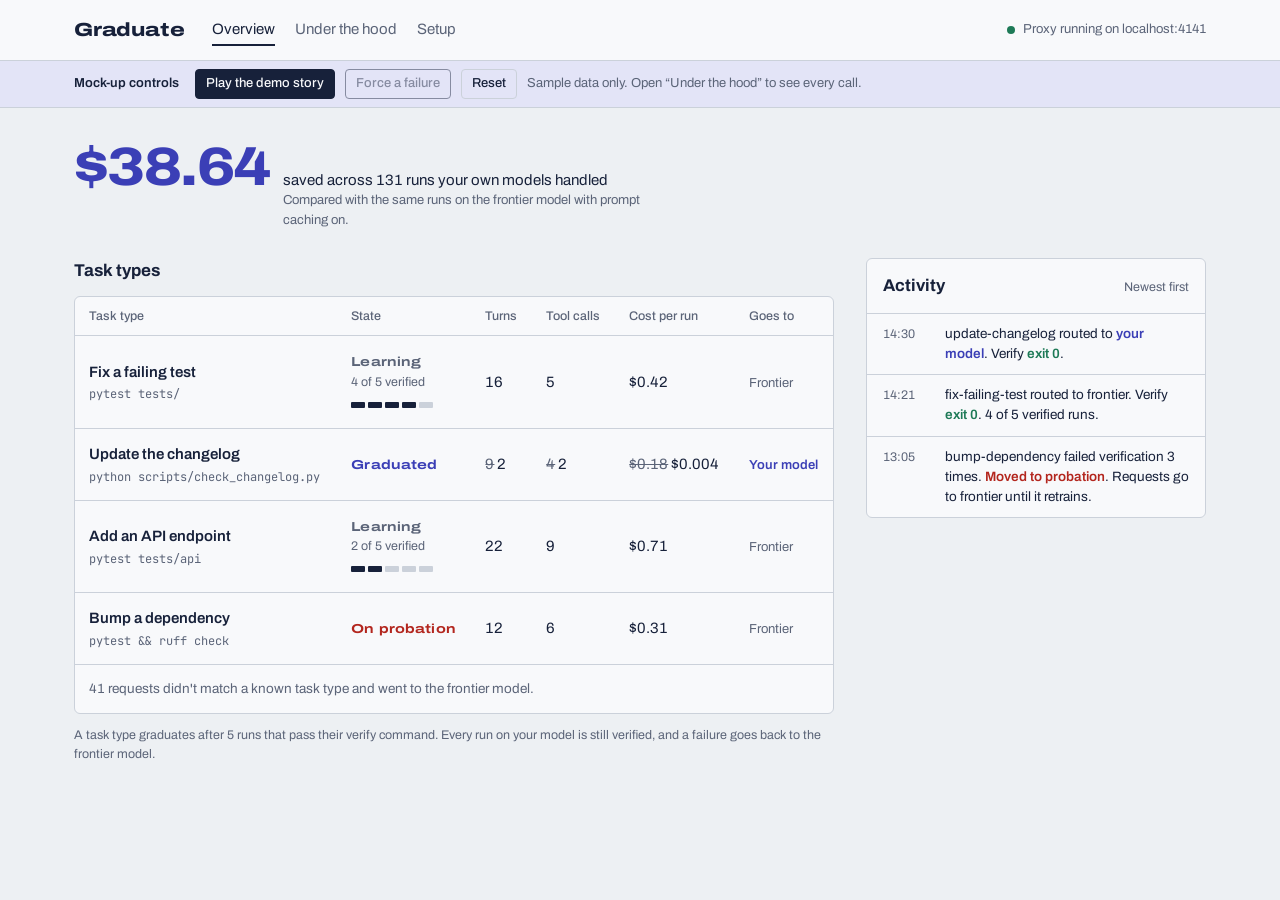
<file: mock-up/index.html>
<!doctype html>
<html lang="en">
<head>
<meta charset="utf-8">
<meta name="viewport" content="width=device-width, initial-scale=1">
<title>Graduate mock-up</title>
<link rel="preconnect" href="https://fonts.googleapis.com">
<link rel="preconnect" href="https://fonts.gstatic.com" crossorigin>
<link href="https://fonts.googleapis.com/css2?family=Archivo:wdth,wght@62..125,400..800&family=JetBrains+Mono:wght@400;500&display=swap" rel="stylesheet">
<style>
:root {
  --paper: #EDF0F3;
  --sheet: #F8F9FB;
  --ink: #17213A;
  --muted: #5B6478;
  --rule: #CBD1DA;
  --owned: #3B3FB6;
  --owned-wash: #E3E4F7;
  --rented: #98A1B0;
  --pass: #1E7A57;
  --fail: #B3261E;
  --warn: #9A5F00;
  --focus: #3B3FB6;
  color-scheme: light;
}
@media (prefers-color-scheme: dark) {
  :root:not([data-theme="light"]) {
    --paper: #10151F; --sheet: #171E2B; --ink: #E6E9EF; --muted: #9AA3B4; --rule: #2A3345;
    --owned: #9A9DFF; --owned-wash: #232852; --rented: #5C6678; --pass: #4CC08E; --fail: #FF7A6E; --warn: #E0A840;
    --focus: #9A9DFF; color-scheme: dark;
  }
}
:root[data-theme="dark"] {
  --paper: #10151F; --sheet: #171E2B; --ink: #E6E9EF; --muted: #9AA3B4; --rule: #2A3345;
  --owned: #9A9DFF; --owned-wash: #232852; --rented: #5C6678; --pass: #4CC08E; --fail: #FF7A6E; --warn: #E0A840;
  --focus: #9A9DFF; color-scheme: dark;
}

* { box-sizing: border-box; }
html { -webkit-text-size-adjust: 100%; }
body {
  margin: 0; background: var(--paper); color: var(--ink);
  font: 400 15px/1.5 "Archivo", system-ui, sans-serif;
  font-variant-numeric: tabular-nums;
}
a { color: inherit; }
button { font: inherit; color: inherit; }
:focus-visible { outline: 2px solid var(--focus); outline-offset: 2px; }
code, pre { font-family: "JetBrains Mono", ui-monospace, monospace; font-size: 13px; }

.wrap { max-width: 1180px; margin: 0 auto; padding: 0 24px; }
@media (max-width: 640px) { .wrap { padding: 0 16px; } }

header.top { border-bottom: 1px solid var(--rule); background: var(--sheet); }
header.top .wrap { display: flex; align-items: center; gap: 28px; min-height: 60px; flex-wrap: wrap; }
.brand { font-weight: 800; font-stretch: 125%; font-size: 19px; letter-spacing: -0.01em; text-decoration: none; }
nav.primary { display: flex; gap: 20px; }
nav.primary a { text-decoration: none; color: var(--muted); padding: 4px 0; border-bottom: 2px solid transparent; }
nav.primary a[aria-current="page"] { color: var(--ink); border-color: var(--ink); }
.proxy { margin-left: auto; color: var(--muted); font-size: 13px; display: flex; align-items: center; gap: 8px; }
.dot { width: 8px; height: 8px; border-radius: 50%; background: var(--pass); display: inline-block; }

.mockbar { background: var(--owned-wash); border-bottom: 1px solid var(--rule); font-size: 13px; }
.mockbar .wrap { display: flex; gap: 10px; align-items: center; flex-wrap: wrap; padding-top: 8px; padding-bottom: 8px; }
.mockbar strong { font-weight: 600; margin-right: 6px; }
.btn {
  border: 1px solid var(--ink); background: transparent; padding: 7px 14px; border-radius: 4px; cursor: pointer;
  font-weight: 500;
}
.btn.primary { background: var(--ink); color: var(--sheet); }
.btn.owned { background: var(--owned); border-color: var(--owned); color: #fff; }
.btn.quiet { border-color: var(--rule); }
.btn:disabled { opacity: .45; cursor: not-allowed; }
.btn.sm { padding: 4px 10px; font-size: 13px; }

main { padding: 32px 0 64px; }
h1 { font-size: 30px; line-height: 1.15; font-weight: 700; margin: 0 0 6px; letter-spacing: -0.015em; }
h2 { font-size: 17px; font-weight: 700; margin: 0 0 12px; }
.lede { color: var(--muted); margin: 0; max-width: 64ch; }

.savings { display: flex; align-items: baseline; gap: 14px; flex-wrap: wrap; margin-bottom: 28px; }
.savings .amount { font-size: 54px; font-weight: 800; font-stretch: 112%; letter-spacing: -0.03em; line-height: 1; color: var(--owned); }
.savings .what { max-width: 40ch; }
.savings .what small { display: block; color: var(--muted); font-size: 13px; }

.cols { display: grid; grid-template-columns: minmax(0, 1fr) 340px; gap: 32px; align-items: start; }
@media (max-width: 960px) { .cols { grid-template-columns: minmax(0, 1fr); } }

.sheet { background: var(--sheet); border: 1px solid var(--rule); border-radius: 6px; }

.roster { width: 100%; border-collapse: collapse; }
.roster th { text-align: left; font-weight: 500; font-size: 12.5px; color: var(--muted); padding: 10px 14px; border-bottom: 1px solid var(--rule); }
.roster td { padding: 14px; border-bottom: 1px solid var(--rule); vertical-align: middle; }
.roster tr:last-child td { border-bottom: 0; }
.roster tbody tr { cursor: pointer; }
.roster tbody tr:hover td { background: color-mix(in srgb, var(--owned-wash) 45%, transparent); }
.roster .name a { font-weight: 600; text-decoration: none; }
.roster .name code { display: block; color: var(--muted); font-size: 12px; margin-top: 2px; }
.roster .num { white-space: nowrap; }
.roster .num s { color: var(--muted); text-decoration-thickness: 1px; }
.roster .route { font-size: 13px; color: var(--muted); white-space: nowrap; }
.roster .route.owned { color: var(--owned); font-weight: 600; }
.unclassified td { color: var(--muted); font-size: 13.5px; cursor: default; }
@media (max-width: 720px) {
  .roster thead { display: none; }
  .roster, .roster tbody, .roster tr, .roster td { display: block; width: 100%; }
  .roster td { border: 0; padding: 4px 14px; }
  .roster tr { border-bottom: 1px solid var(--rule); padding: 10px 0; }
  .roster td[data-label]::before { content: attr(data-label) ": "; color: var(--muted); font-size: 12.5px; }
}

.state { font-stretch: 125%; font-weight: 700; font-size: 13px; letter-spacing: 0.01em; }
.state.LEARNING { color: var(--muted); }
.state.READY { color: var(--warn); }
.state.TRAINING { color: var(--owned); }
.state.GRADUATED { color: var(--owned); }
.state.PROBATION { color: var(--fail); }
.pips { display: inline-flex; gap: 3px; margin-top: 5px; }
.pips i { width: 14px; height: 6px; border-radius: 1px; background: var(--rule); }
.pips i.on { background: var(--ink); }
.trainbar { height: 6px; width: 90px; background: var(--rule); border-radius: 1px; margin-top: 6px; overflow: hidden; }
.trainbar b { display: block; height: 100%; background: var(--owned); width: 0; transition: width .4s linear; }

.log { max-height: 560px; overflow: auto; }
.log ol { list-style: none; margin: 0; padding: 0; }
.log li { padding: 10px 16px; border-bottom: 1px solid var(--rule); font-size: 13.5px; display: grid; grid-template-columns: 52px 1fr; gap: 10px; }
.log li:last-child { border-bottom: 0; }
.log time { color: var(--muted); font-size: 12.5px; padding-top: 1px; }
.log .pass { color: var(--pass); font-weight: 600; }
.log .fail { color: var(--fail); font-weight: 600; }
.log .owned { color: var(--owned); font-weight: 600; }
.log .fresh { animation: fresh 1.6s ease-out; }
@keyframes fresh { from { background: var(--owned-wash); } to { background: transparent; } }
.log header { padding: 14px 16px; border-bottom: 1px solid var(--rule); display: flex; justify-content: space-between; align-items: baseline; }
.log header h2 { margin: 0; }
.log header span { color: var(--muted); font-size: 12.5px; }

.banner { display: flex; gap: 16px; align-items: center; justify-content: space-between; flex-wrap: wrap; padding: 14px 18px; margin-bottom: 20px; border: 1px solid var(--warn); border-left-width: 4px; border-radius: 6px; background: var(--sheet); }
.banner p { margin: 0; }

.detail-head { display: flex; gap: 24px; align-items: flex-start; justify-content: space-between; flex-wrap: wrap; margin-bottom: 24px; position: relative; }
.back { display: inline-block; margin-bottom: 14px; color: var(--muted); text-decoration: none; font-size: 14px; }
.back:hover { color: var(--ink); }

.stamp {
  display: inline-block; border: 3px double var(--owned); color: var(--owned); border-radius: 6px;
  padding: 6px 16px 4px; font-weight: 800; font-stretch: 125%; font-size: 26px; letter-spacing: 0.02em;
  transform: rotate(-6deg); opacity: .92; line-height: 1.1; text-align: center;
}
.stamp small { display: block; font-size: 11px; font-weight: 600; letter-spacing: 0.04em; font-stretch: 100%; }
.stamp.probation { border-color: var(--fail); color: var(--fail); }
.stamp.land { animation: land .5s cubic-bezier(.2, 1.6, .4, 1) both; }
@keyframes land { from { transform: rotate(-14deg) scale(1.9); opacity: 0; } to { transform: rotate(-6deg) scale(1); opacity: .92; } }

.lifecycle { display: grid; grid-template-columns: repeat(5, 1fr); margin: 0 0 28px; padding: 0; list-style: none; counter-reset: step; }
.lifecycle li { padding: 12px 12px 10px; border-top: 4px solid var(--rule); font-size: 13px; color: var(--muted); }
.lifecycle li b { display: block; font-stretch: 125%; font-size: 13px; color: var(--muted); }
.lifecycle li.done { border-color: var(--ink); }
.lifecycle li.done b { color: var(--ink); }
.lifecycle li.now { border-color: var(--owned); }
.lifecycle li.now b { color: var(--owned); }
.lifecycle li.now.PROBATION { border-color: var(--fail); }
.lifecycle li.now.PROBATION b { color: var(--fail); }
@media (max-width: 720px) { .lifecycle { grid-template-columns: 1fr; } }

.grid2 { display: grid; grid-template-columns: minmax(0, 1fr) minmax(0, 1fr); gap: 24px; margin-bottom: 24px; }
@media (max-width: 860px) { .grid2 { grid-template-columns: minmax(0, 1fr); } }
.pad { padding: 18px 20px; }

.compare { display: grid; gap: 16px; }
.metric .label { display: flex; justify-content: space-between; font-size: 13.5px; margin-bottom: 6px; }
.metric .label span:last-child { color: var(--muted); }
.bar { display: grid; grid-template-columns: 78px 1fr 64px; align-items: center; gap: 10px; font-size: 12.5px; margin-top: 4px; }
.bar .track { height: 12px; background: color-mix(in srgb, var(--rule) 50%, transparent); border-radius: 2px; overflow: hidden; }
.bar .fill { height: 100%; border-radius: 2px; }
.bar.rented .fill { background: var(--rented); }
.bar.owned .fill { background: var(--owned); }
.bar .v { text-align: right; }
.note { color: var(--muted); font-size: 12.5px; margin: 12px 0 0; }

dl.facts { display: grid; grid-template-columns: auto 1fr; gap: 8px 18px; margin: 0; font-size: 14px; }
dl.facts dt { color: var(--muted); }
dl.facts dd { margin: 0; }
.actions { display: flex; gap: 10px; flex-wrap: wrap; margin-top: 18px; }

table.runs { width: 100%; border-collapse: collapse; font-size: 13.5px; }
table.runs th { text-align: left; font-weight: 500; color: var(--muted); font-size: 12.5px; padding: 9px 12px; border-bottom: 1px solid var(--rule); }
table.runs td { padding: 9px 12px; border-bottom: 1px solid var(--rule); }
table.runs tr:last-child td { border-bottom: 0; }
.exit0 { color: var(--pass); font-weight: 600; }
.exit1 { color: var(--fail); font-weight: 600; }
.tbl-scroll { overflow-x: auto; }

.consent { max-width: 780px; }
.consent h1 { margin-bottom: 10px; }
.consent section { margin-top: 22px; }
.consent ul { margin: 0; padding-left: 18px; }
.consent li { margin: 3px 0; }
pre.sample { background: var(--paper); border: 1px solid var(--rule); border-radius: 4px; padding: 14px; overflow: auto; line-height: 1.45; margin: 0; }

.setup { max-width: 820px; }
.tabs { display: flex; gap: 4px; border-bottom: 1px solid var(--rule); margin: 22px 0 0; flex-wrap: wrap; }
.tabs button { background: none; border: 0; border-bottom: 2px solid transparent; padding: 8px 12px; cursor: pointer; color: var(--muted); }
.tabs button[aria-selected="true"] { color: var(--ink); border-color: var(--ink); font-weight: 600; }
.tabpanel { padding: 18px 0; }
pre.cmd { background: var(--ink); color: var(--sheet); padding: 14px 16px; border-radius: 4px; overflow: auto; margin: 8px 0; }
.check { display: flex; gap: 10px; align-items: baseline; margin: 8px 0; }
.check .ok { color: var(--pass); font-weight: 700; }
.check .no { color: var(--muted); font-weight: 700; }

.toast { position: fixed; bottom: 20px; left: 50%; transform: translateX(-50%); background: var(--ink); color: var(--sheet); padding: 10px 18px; border-radius: 4px; font-size: 14px; opacity: 0; pointer-events: none; transition: opacity .2s; }
.toast.show { opacity: 1; }


.honest { border-left: 4px solid var(--warn); background: var(--sheet); padding: 12px 16px; border-radius: 4px; margin: 16px 0 20px; max-width: 80ch; }
figure.arch { margin: 0 0 20px; padding: 16px 16px 12px; overflow-x: auto; }
figure.arch svg { display: block; width: 100%; min-width: 760px; height: auto; }
figure.arch figcaption { color: var(--muted); font-size: 13px; margin-top: 10px; }
.arch .node { cursor: pointer; }
.arch .node rect { fill: var(--sheet); stroke: var(--rented); stroke-width: 1.5; }
.arch .node.ext rect { stroke-dasharray: 6 4; fill: var(--paper); }
.arch .node text { fill: var(--ink); font-size: 13.5px; font-weight: 600; }
.arch .node text.sub { fill: var(--muted); font-size: 11.5px; font-weight: 400; }
.arch .node.sel rect { stroke: var(--ink); stroke-width: 2.5; }
.arch .node.on rect { fill: var(--owned-wash); stroke: var(--owned); stroke-width: 2.5; }
.arch .node:focus-visible { outline: none; }
.arch .node:focus-visible rect { stroke: var(--focus); stroke-width: 3; }
.arch .edge path { fill: none; stroke: var(--rented); stroke-width: 1.5; marker-end: url(#a); }
.arch .edge text { fill: var(--muted); font-size: 11px; paint-order: stroke; stroke: var(--sheet); stroke-width: 4px; stroke-linejoin: round; }
.arch .edge.on path { stroke: var(--owned); stroke-width: 3; marker-end: url(#b); }
.arch .edge.on text { fill: var(--owned); font-weight: 700; }
.arch marker path.a { fill: var(--rented); }
.arch marker path.b { fill: var(--owned); }
.detail { margin-bottom: 28px; }
.detail-top { display: flex; justify-content: space-between; align-items: baseline; gap: 12px; flex-wrap: wrap; }
.detail h2 { margin: 0; }
.detail h3 { font-size: 13.5px; margin: 14px 0 6px; color: var(--muted); font-weight: 600; }
.detail p { margin: 8px 0 0; max-width: 80ch; }
.where { font-weight: 400; font-size: 13px; color: var(--muted); margin-left: 8px; }
.badge { font-size: 12.5px; border: 1px solid var(--warn); color: var(--warn); border-radius: 3px; padding: 2px 8px; }
.badge a { color: inherit; }
ul.calls { margin: 0; padding-left: 18px; }
ul.calls li { margin: 4px 0; }
ul.calls code { white-space: pre-wrap; word-break: break-word; }
.risk { border-left: 3px solid var(--fail); padding-left: 10px; }
.sys-grid { display: grid; grid-template-columns: minmax(0, 1fr) minmax(0, 1fr); gap: 24px; margin-bottom: 28px; }
@media (max-width: 960px) { .sys-grid { grid-template-columns: minmax(0, 1fr); } }
.wire { max-height: 420px; overflow: auto; }
.wire ol { list-style: none; margin: 0; padding: 0; }
.wire li { display: grid; grid-template-columns: 64px minmax(0, 1fr); gap: 10px; padding: 10px 14px; border-bottom: 1px solid var(--rule); font-size: 13px; }
.wire li:last-child { border-bottom: 0; }
.wire li.fresh { animation: fresh 1.6s ease-out; }
.wire time { color: var(--muted); font-size: 12px; padding-top: 1px; }
.wire .who { font-weight: 600; margin-bottom: 3px; }
.wire .who a { color: var(--muted); font-weight: 400; font-size: 12px; margin-left: 4px; }
.wire code { display: block; white-space: pre-wrap; word-break: break-word; color: var(--owned); }
.wire .res { color: var(--muted); margin-top: 3px; word-break: break-word; }
.wire .empty { padding: 16px; margin: 0; color: var(--muted); }
pre.term { background: #0E1422; color: #D5DAE3; border-radius: 6px; padding: 14px 16px; height: 420px; overflow: auto; margin: 0; line-height: 1.55; white-space: pre-wrap; word-break: break-word; }
pre.term .c { color: #B9BCFF; }
pre.term .d { color: #9AA3B4; }
pre.term .p, pre.term .add { color: #4CC08E; }
pre.term .f, pre.term .del { color: #FF7A6E; }
pre.filebox { max-height: 320px; margin-top: 0; border-top-left-radius: 0; }
@media (prefers-reduced-motion: reduce) { .wire li.fresh { animation: none; } }

@media (prefers-reduced-motion: reduce) {
  .stamp.land, .log .fresh { animation: none; }
  .trainbar b { transition: none; }
}
</style>
</head>
<body>
<header class="top">
  <div class="wrap">
    <a class="brand" href="#/">Graduate</a>
    <nav class="primary" aria-label="Main">
      <a href="#/" data-nav="overview">Overview</a>
      <a href="#/system" data-nav="system">Under the hood</a>
      <a href="#/setup" data-nav="setup">Setup</a>
    </nav>
    <div class="proxy"><span class="dot" aria-hidden="true"></span>Proxy running on localhost:4141</div>
  </div>
</header>

<div class="mockbar" role="region" aria-label="Mock-up controls">
  <div class="wrap">
    <strong>Mock-up controls</strong>
    <button class="btn sm primary" id="play">Play the demo story</button>
    <button class="btn sm" id="fail" disabled>Force a failure</button>
    <button class="btn sm quiet" id="reset">Reset</button>
    <span id="storyhint" style="color:var(--muted)">Sample data only. Open “Under the hood” to see every call.</span>
  </div>
</div>

<main><div class="wrap" id="app"></div></main>
<div class="toast" id="toast" role="status" aria-live="polite"></div>

<script>
const N = 5;
const STATES = ["LEARNING", "READY", "TRAINING", "GRADUATED", "PROBATION"];
const STATE_TEXT = { LEARNING: "Learning", READY: "Ready to train", TRAINING: "Training", GRADUATED: "Graduated", PROBATION: "On probation" };
const FAIL_LIMIT = 3;

function seed() {
  return {
    savedUsd: 38.64, routedRuns: 131, unclassified: 41,
    awaitingConsent: false, story: 0,
    tasks: {
      "fix-failing-test": {
        title: "Fix a failing test", state: "LEARNING", verified: 4, failed: 1, consent: false,
        verify: "pytest tests/", trainPct: 0,
        baseline: { turns: 16, tools: 5, cost: 0.42, secs: 94 }, current: null,
        model: null, trainedOn: 0, sinceGrad: 0, failsSinceGrad: 0,
        runs: [
          { t: "14:21", req: "Fix failing test in module_4", to: "frontier", turns: 15, tools: 5, cost: 0.40, exit: 0 },
          { t: "14:09", req: "Fix failing test in module_3", to: "frontier", turns: 17, tools: 6, cost: 0.45, exit: 0 },
          { t: "13:58", req: "Fix failing test in module_7", to: "frontier", turns: 19, tools: 7, cost: 0.51, exit: 1 },
          { t: "13:40", req: "Fix failing test in module_2", to: "frontier", turns: 16, tools: 5, cost: 0.42, exit: 0 },
          { t: "13:22", req: "Fix failing test in module_1", to: "frontier", turns: 16, tools: 4, cost: 0.41, exit: 0 },
        ],
      },
      "update-changelog": {
        title: "Update the changelog", state: "GRADUATED", verified: 6, failed: 0, consent: true,
        verify: "python scripts/check_changelog.py", trainPct: 100,
        baseline: { turns: 9, tools: 4, cost: 0.18, secs: 41 }, current: { turns: 2, tools: 2, cost: 0.004, secs: 6 },
        model: "river://run-4c1e/sampler_weights/update-changelog-v1", trainedOn: 6, sinceGrad: 23, failsSinceGrad: 0, graduatedAt: "Sat 21:40",
        runs: [
          { t: "14:30", req: "Add 0.4.2 entry", to: "owned", turns: 2, tools: 2, cost: 0.004, exit: 0 },
          { t: "14:02", req: "Add 0.4.1 entry", to: "owned", turns: 2, tools: 2, cost: 0.005, exit: 0 },
          { t: "13:11", req: "Add 0.4.0 entry", to: "owned", turns: 3, tools: 2, cost: 0.006, exit: 0 },
        ],
      },
      "add-endpoint": {
        title: "Add an API endpoint", state: "LEARNING", verified: 2, failed: 0, consent: false,
        verify: "pytest tests/api", trainPct: 0,
        baseline: { turns: 22, tools: 9, cost: 0.71, secs: 160 }, current: null,
        model: null, trainedOn: 0, sinceGrad: 0, failsSinceGrad: 0,
        runs: [
          { t: "12:50", req: "Add GET /users/:id", to: "frontier", turns: 21, tools: 9, cost: 0.69, exit: 0 },
          { t: "11:32", req: "Add POST /orders", to: "frontier", turns: 23, tools: 10, cost: 0.74, exit: 0 },
        ],
      },
      "bump-dependency": {
        title: "Bump a dependency", state: "PROBATION", verified: 7, failed: 3, consent: true,
        verify: "pytest && ruff check", trainPct: 100,
        baseline: { turns: 12, tools: 6, cost: 0.31, secs: 70 }, current: { turns: 4, tools: 3, cost: 0.012, secs: 11 },
        model: "river://run-9a07/sampler_weights/bump-dependency-v1", trainedOn: 7, sinceGrad: 9, failsSinceGrad: 3, graduatedAt: "Sat 22:15",
        runs: [
          { t: "13:05", req: "Bump httpx to 0.29", to: "owned → frontier", turns: 4, tools: 3, cost: 0.29, exit: 1 },
          { t: "12:40", req: "Bump pydantic to 2.12", to: "owned → frontier", turns: 5, tools: 3, cost: 0.33, exit: 1 },
          { t: "12:12", req: "Bump ruff to 0.8", to: "owned → frontier", turns: 4, tools: 3, cost: 0.27, exit: 1 },
        ],
      },
    },
    wire: [], term: [], hi: { n: [], e: [] }, sesslog: [], sel: "router", fileTab: "registry",
    ledger: [
      { session_id: "sess-1a0c3e", task_type: "fix-failing-test", routed_to: "frontier", turns: 16, tool_calls: 4, cost_usd: 0.41, exit_code: 0 },
      { session_id: "sess-2b7f10", task_type: "fix-failing-test", routed_to: "frontier", turns: 16, tool_calls: 5, cost_usd: 0.42, exit_code: 0 },
      { session_id: "sess-3c9d44", task_type: "fix-failing-test", routed_to: "frontier", turns: 19, tool_calls: 7, cost_usd: 0.51, exit_code: 1 },
      { session_id: "sess-4d2e81", task_type: "fix-failing-test", routed_to: "frontier", turns: 17, tool_calls: 6, cost_usd: 0.45, exit_code: 0 },
      { session_id: "sess-5e6a02", task_type: "fix-failing-test", routed_to: "frontier", turns: 15, tool_calls: 5, cost_usd: 0.40, exit_code: 0 },
    ],
    events: [
      { t: "14:30", html: `update-changelog routed to <span class="owned">your model</span>. Verify <span class="pass">exit 0</span>.` },
      { t: "14:21", html: `fix-failing-test routed to frontier. Verify <span class="pass">exit 0</span>. 4 of ${N} verified runs.` },
      { t: "13:05", html: `bump-dependency failed verification 3 times. <span class="fail">Moved to probation</span>. Requests go to frontier until it retrains.` },
    ],
  };
}

let S = seed();
let timers = [];
let justGraduated = null;

const $ = (s, r = document) => r.querySelector(s);
const esc = (s) => String(s).replace(/[&<>"]/g, (c) => ({ "&": "&amp;", "<": "&lt;", ">": "&gt;", '"': "&quot;" }[c]));
const money = (v) => "$" + (v < 0.1 ? v.toFixed(3) : v.toFixed(2));
const now = () => { const d = new Date(); return String(d.getHours()).padStart(2, "0") + ":" + String(d.getMinutes()).padStart(2, "0"); };

function log(html) { S.events.unshift({ t: now(), html, fresh: true }); }
function toast(msg) { const el = $("#toast"); el.textContent = msg; el.classList.add("show"); clearTimeout(toast.h); toast.h = setTimeout(() => el.classList.remove("show"), 2400); }

function stateCell(k, t) {
  let extra = "";
  if (t.state === "LEARNING" || t.state === "READY") {
    extra = `<div class="pips" aria-label="${Math.min(t.verified, N)} of ${N} verified runs">${Array.from({ length: N }, (_, i) => `<i class="${i < t.verified ? "on" : ""}"></i>`).join("")}</div>`;
  } else if (t.state === "TRAINING") {
    extra = `<div class="trainbar" role="progressbar" aria-valuenow="${t.trainPct}" aria-valuemin="0" aria-valuemax="100"><b style="width:${t.trainPct}%"></b></div>`;
  }
  const sub = t.state === "LEARNING" ? `<div style="font-size:12.5px;color:var(--muted)">${t.verified} of ${N} verified</div>` : "";
  return `<span class="state ${t.state}">${STATE_TEXT[t.state]}</span>${sub}${extra}`;
}

function viewOverview() {
  const tasks = Object.entries(S.tasks);
  const ready = tasks.find(([, t]) => t.state === "READY" && !t.consent);
  const rows = tasks.map(([k, t]) => {
    const cur = t.state === "GRADUATED" && t.current;
    const num = (a, b, f = (x) => x) => cur ? `<s>${f(a)}</s> ${f(b)}` : f(a);
    const route = t.state === "GRADUATED" ? `<span class="route owned">Your model</span>` : `<span class="route">Frontier</span>`;
    return `<tr data-go="#/task/${k}">
      <td class="name"><a href="#/task/${k}">${esc(t.title)}</a><code>${esc(t.verify)}</code></td>
      <td data-label="State">${stateCell(k, t)}</td>
      <td class="num" data-label="Turns">${num(t.baseline.turns, t.current?.turns)}</td>
      <td class="num" data-label="Tool calls">${num(t.baseline.tools, t.current?.tools)}</td>
      <td class="num" data-label="Cost per run">${num(t.baseline.cost, t.current?.cost, money)}</td>
      <td data-label="Goes to">${route}</td>
    </tr>`;
  }).join("");
  return `
    <div class="savings">
      <span class="amount">${money(S.savedUsd)}</span>
      <span class="what">saved across ${S.routedRuns} runs your own models handled
        <small>Compared with the same runs on the frontier model with prompt caching on.</small></span>
    </div>
    ${ready ? `<div class="banner"><p><strong>${esc(ready[1].title)}</strong> has ${N} verified runs and can graduate. Nothing is sent for training until you approve it.</p>
      <a class="btn owned" href="#/consent/${ready[0]}">Review training data</a></div>` : ""}
    <div class="cols">
      <section aria-labelledby="roster-h">
        <h2 id="roster-h">Task types</h2>
        <div class="sheet">
          <table class="roster">
            <thead><tr><th>Task type</th><th>State</th><th>Turns</th><th>Tool calls</th><th>Cost per run</th><th>Goes to</th></tr></thead>
            <tbody>${rows}
              <tr class="unclassified"><td colspan="6">${S.unclassified} requests didn't match a known task type and went to the frontier model.</td></tr>
            </tbody>
          </table>
        </div>
        <p class="note">A task type graduates after ${N} runs that pass their verify command. Every run on your model is still verified, and a failure goes back to the frontier model.</p>
      </section>
      <aside class="sheet log" aria-labelledby="log-h">
        <header><h2 id="log-h">Activity</h2><span>Newest first</span></header>
        <ol>${S.events.map((e) => `<li class="${e.fresh ? "fresh" : ""}"><time>${e.t}</time><span>${e.html}</span></li>`).join("")}</ol>
      </aside>
    </div>`;
}

function viewTask(k) {
  const t = S.tasks[k];
  if (!t) return `<a class="back" href="#/">Back to overview</a><h1>No task type called “${esc(k)}”</h1><p class="lede">Pick one from the overview.</p>`;
  const idx = STATES.indexOf(t.state);
  const flow = ["LEARNING", "READY", "TRAINING", "GRADUATED", "PROBATION"];
  const life = flow.map((s, i) => {
    const onPath = t.state === "PROBATION" ? i <= 4 : i <= idx;
    const cls = s === t.state ? `now ${s}` : (onPath && i < (t.state === "PROBATION" ? 4 : idx) ? "done" : "");
    const hint = { LEARNING: `Under ${N} verified runs`, READY: `${N} verified runs, waiting for approval`, TRAINING: "Training on River from this machine", GRADUATED: "Routed to your model, verified every run", PROBATION: "Failed too often, back on frontier" }[s];
    return `<li class="${cls}"><b>${STATE_TEXT[s]}</b>${hint}</li>`;
  }).join("");
  const stamp = t.state === "GRADUATED"
    ? `<div class="stamp ${justGraduated === k ? "land" : ""}">Graduated<small>${esc(t.graduatedAt || now())} · ${t.trainedOn} runs</small></div>`
    : t.state === "PROBATION" ? `<div class="stamp probation">Probation<small>${t.failsSinceGrad} failed checks</small></div>` : "";
  if (justGraduated === k) justGraduated = null;

  const b = t.baseline, c = t.current;
  const bar = (label, unit, bv, cv, fmt = (x) => x) => {
    const max = Math.max(bv, cv ?? 0) || 1;
    return `<div class="metric"><div class="label"><span>${label}</span><span>${cv != null ? Math.round((1 - cv / bv) * 100) + "% less" : "Not graduated yet"}</span></div>
      <div class="bar rented"><span>Frontier</span><span class="track"><span class="fill" style="width:${(bv / max) * 100}%;display:block"></span></span><span class="v">${fmt(bv)}${unit}</span></div>
      ${cv != null ? `<div class="bar owned"><span>Your model</span><span class="track"><span class="fill" style="width:${Math.max((cv / max) * 100, 1.5)}%;display:block"></span></span><span class="v">${fmt(cv)}${unit}</span></div>` : ""}
    </div>`;
  };
  const actions = [];
  if (t.state === "READY" && !t.consent) actions.push(`<a class="btn owned" href="#/consent/${k}">Review training data</a>`);
  if (t.state === "GRADUATED") actions.push(`<button class="btn" data-act="demote" data-k="${k}">Send back to frontier</button>`);
  if (t.state === "PROBATION") actions.push(`<a class="btn owned" href="#/consent/${k}">Retrain with the failed runs</a>`);

  return `
    <a class="back" href="#/">Back to overview</a>
    <div class="detail-head">
      <div><h1>${esc(t.title)}</h1><p class="lede">Verified by <code>${esc(t.verify)}</code>. ${t.verified} passing runs, ${t.failed} failing.</p></div>
      ${stamp}
    </div>
    <ol class="lifecycle" aria-label="Lifecycle">${life}</ol>
    <div class="grid2">
      <section class="sheet pad" aria-labelledby="cmp-h">
        <h2 id="cmp-h">Frontier versus your model, per run</h2>
        <div class="compare">
          ${bar("Turns", "", b.turns, c?.turns)}
          ${bar("Tool calls", "", b.tools, c?.tools)}
          ${bar("Cost", "", b.cost, c?.cost, money)}
          ${bar("Time", "s", b.secs, c?.secs)}
        </div>
        <p class="note">Frontier numbers are the average of this task type's verified runs with prompt caching on.</p>
      </section>
      <section class="sheet pad" aria-labelledby="facts-h">
        <h2 id="facts-h">Model</h2>
        <dl class="facts">
          <dt>State</dt><dd><span class="state ${t.state}">${STATE_TEXT[t.state]}</span></dd>
          <dt>Model</dt><dd>${t.model ? `<code>${esc(t.model)}</code>` : "None yet"}</dd>
          <dt>Trained on</dt><dd>${t.trainedOn ? `${t.trainedOn} verified runs` : "Not trained"}</dd>
          <dt>Since graduating</dt><dd>${t.model ? `${t.sinceGrad} passed, ${t.failsSinceGrad} failed (limit ${FAIL_LIMIT})` : "—"}</dd>
          <dt>Training data</dt><dd>${t.consent ? "Approved" : "Not approved"}</dd>
        </dl>
        <div class="actions">${actions.join("")}</div>
      </section>
    </div>
    <section aria-labelledby="runs-h">
      <h2 id="runs-h">Recent runs</h2>
      <div class="sheet tbl-scroll">
        <table class="runs">
          <thead><tr><th>Time</th><th>Request</th><th>Handled by</th><th>Turns</th><th>Tool calls</th><th>Cost</th><th>Verify</th></tr></thead>
          <tbody>${t.runs.map((r) => `<tr><td>${r.t}</td><td>${esc(r.req)}</td><td>${r.to === "owned" ? `<span style="color:var(--owned);font-weight:600">Your model</span>` : r.to === "frontier" ? "Frontier" : "Your model, then frontier"}</td><td>${r.turns}</td><td>${r.tools}</td><td>${money(r.cost)}</td><td class="exit${r.exit ? 1 : 0}">exit ${r.exit}</td></tr>`).join("")}</tbody>
        </table>
      </div>
    </section>`;
}

function viewConsent(k) {
  const t = S.tasks[k];
  if (!t) return viewTask(k);
  const n = t.state === "PROBATION" ? t.verified + t.failed : Math.min(t.verified, 99);
  const sample = {
    messages: [
      { role: "system", content: "You fix failing pytest tests in this repository." },
      { role: "user", content: t.runs[0].req },
      { role: "assistant", content: "<the tool calls and edits from the passing run>" },
    ],
    metadata: { task_type: k, verify_command: t.verify, exit_code: 0, tool_calls: t.runs[0].tools },
  };
  return `
    <div class="consent">
      <a class="back" href="#/task/${k}">Back to ${esc(t.title.toLowerCase())}</a>
      <h1>Send ${n} runs to River to train “${esc(t.title)}”?</h1>
      <p class="lede">Graduate trains a small model on River with these runs, using your River key. The weights are saved to your River account. After that, matching requests go to it, and each one is still checked with <code>${esc(t.verify)}</code>.</p>
      <section><h2>What gets sent</h2>
        <ul>
          <li>${t.verified} passing runs as training examples${t.state === "PROBATION" ? `, plus ${t.failed} failing runs as examples of what not to do` : ""}</li>
          <li>For each run: the request, the tool calls it made, the verify command and its exit code</li>
          <li>Destination: your River account. The trained weights are yours.</li>
        </ul>
      </section>
      <section><h2>What stays on this machine</h2>
        <ul><li>Full transcripts, file contents and command output</li><li>Runs from other task types</li><li>Anything recorded before you turned recording on</li></ul>
      </section>
      <section><h2>One record, exactly as it would be sent</h2>
        <pre class="sample">${esc(JSON.stringify(sample, null, 2))}</pre>
      </section>
      <div class="actions">
        <button class="btn owned" data-act="approve" data-k="${k}">Approve and train</button>
        <a class="btn quiet" href="#/task/${k}">Not now</a>
      </div>
    </div>`;
}

function viewSetup() {
  const tabs = {
    claude: { label: "Claude Code", body: `<p>Claude Code talks the Anthropic Messages API. Point it at the proxy and turn on the headers Graduate uses to count turns:</p><pre class="cmd">export ANTHROPIC_BASE_URL=http://localhost:4141
export ANTHROPIC_AUTH_TOKEN=graduate-local
export CLAUDE_CODE_GATEWAY_HINT_HEADERS=1</pre><p class="note">This is the harness the demo uses.</p>` },
    opencode: { label: "OpenCode", body: `<p>Add a provider in <code>opencode.json</code>:</p><pre class="cmd">"provider": { "graduate": {
  "npm": "@ai-sdk/openai-compatible",
  "options": { "baseURL": "http://localhost:4141/v1" }
} }</pre>` },
    aider: { label: "Aider and scripts", body: `<p>Anything that speaks OpenAI Chat Completions:</p><pre class="cmd">export OPENAI_API_BASE=http://localhost:4141/v1</pre><p class="note">The variable name differs by tool. Aider reads OPENAI_API_BASE, the OpenAI SDK reads OPENAI_BASE_URL.</p>` },
    codex: { label: "Codex", body: `<p>Codex only talks the OpenAI Responses API, which Graduate doesn't serve yet. Codex runs go straight to OpenAI for now.</p>` },
  };
  const sel = viewSetup.sel || "claude";
  return `
    <div class="setup">
      <h1>Point your agent at Graduate</h1>
      <p class="lede">Graduate sits between your agent and the model. You change one setting per tool, and your agent works exactly as before. Graduate watches which runs pass their tests and takes over the task types it has learned.</p>
      <div class="tabs" role="tablist">${Object.entries(tabs).map(([k, v]) => `<button role="tab" aria-selected="${k === sel}" data-tab="${k}">${v.label}</button>`).join("")}</div>
      <div class="tabpanel" role="tabpanel">${tabs[sel].body}</div>
      <h2>Checks</h2>
      <div class="sheet pad">
        <div class="check"><span class="ok">✓</span><span>Proxy running on localhost:4141</span></div>
        <div class="check"><span class="ok">✓</span><span>Memorable recording is on. 18 runs recorded.</span></div>
        <div class="check"><span class="ok">✓</span><span>River key found</span></div>
        <div class="check"><span class="no">–</span><span>Frontier prompt caching: on for Anthropic, automatic for OpenAI</span></div>
        <div class="check"><span class="no">–</span><span>No task type trains until you approve its training data</span></div>
      </div>
    </div>`;
}

function render() {
  const h = location.hash || "#/";
  const [, route, arg] = h.split("/");
  document.querySelectorAll("[data-nav]").forEach((a) => a.removeAttribute("aria-current"));
  let html;
  if (route === "task") html = viewTask(decodeURIComponent(arg || ""));
  else if (route === "consent") html = viewConsent(decodeURIComponent(arg || ""));
  else if (route === "setup") { watching = false; html = viewSetup(); $('[data-nav="setup"]').setAttribute("aria-current", "page"); }
  else if (route === "system") { watching = true; html = viewSystem(); $('[data-nav="system"]').setAttribute("aria-current", "page"); }
  else { watching = false; html = viewOverview(); $('[data-nav="overview"]').setAttribute("aria-current", "page"); }
  $("#app").innerHTML = html;
  const tm = $("#term"); if (tm) tm.scrollTop = tm.scrollHeight;
  S.events.forEach((e) => (e.fresh = false));
  if (S.tasks["fix-failing-test"].state !== "GRADUATED") $("#fail").disabled = true;
}

const GH = "https://github.com/ayaangazali/jelly/issues/";
const BW = 190, BH = 56;
const COL = { A: 40, B: 290, C: 580, D: 820 }, ROW = { 1: 20, 2: 130, 3: 240, 4: 350, 5: 460 };
const NODES = [
  { id: "runner", c: "A", r: 1, label: "Runner", sub: "graduate run", issues: [34],
    what: "Runs one task as one session. Gives it a session id, launches OpenCode, runs the task's test command after the agent exits, and writes the result to the ledger.",
    calls: ["opencode run \"<task prompt>\"   env GRADUATE_SESSION=sess-…", "pytest -q tests/test_mod_05.py   → exit code", "memorable ingest data/traces/<session>.json"], files: ["ledger.jsonl"] },
  { id: "memorable", c: "B", r: 1, ext: true, label: "Memorable", sub: "recall · ingest", issues: [4, 20, 36],
    what: "Procedure memory. Its matcher names the task type for each new session, and every passing session is fed back in so matching improves with use.",
    calls: ["memorable recall \"<first prompt>\" --single   → 0.91 procedures/7c2e19ab-fix-failing-test [lexical]", "memorable ingest trace.json   (harness: opencode, verify step with exit_code)"],
    leaves: "The prompt and allow-listed tool arguments (paths, commands). No file contents, no command output." },
  { id: "openai", c: "C", r: 1, ext: true, label: "OpenAI", sub: "frontier model", issues: [13, 17],
    what: "The expensive general model. Handles every task type until it graduates, and stays the fallback forever.",
    calls: ["POST https://api.openai.com/v1/chat/completions   stream: true, stream_options.include_usage: true"],
    leaves: "The full request, exactly as it would without GRADUATE." },
  { id: "opencode", c: "A", r: 2, label: "OpenCode", sub: "the coding agent", issues: [5],
    what: "The agent, unmodified. The only change is a provider in opencode.json whose baseURL is http://localhost:4141/v1 and whose apiKey is the session id.",
    calls: ["POST http://localhost:4141/v1/chat/completions   Authorization: Bearer sess-…"], files: ["edits files in demo-repo/"] },
  { id: "router", c: "B", r: 2, label: "Router :4141", sub: "/v1/chat/completions", issues: [13, 17, 20, 35, 37],
    what: "An OpenAI-compatible proxy. Classifies each session once, reads the registry, sends the call to OpenAI or to your River model, streams the answer back untouched, and logs the call.",
    calls: ["memorable recall … --single   (first call of a session only)", "registry.json → state of the task type", "POST api.openai.com/v1/chat/completions   or   POST <river deployment>/chat/completions"], files: ["sessions/<id>.jsonl", "metrics.jsonl"] },
  { id: "river", c: "C", r: 2, ext: true, label: "River model", sub: "your LoRA, served", issues: [2, 37],
    what: "Your trained model, served by River. Uses a River deployment endpoint if River enables deployments for our team; otherwise the proxy calls the checkpoint through River's API and streams the result itself.",
    calls: ["POST <deployment.base_url>/chat/completions   model=<deployment.model>", "fallback: client.chat_complete_from_checkpoint(messages, checkpoint_path=\"river://…\")"],
    leaves: "The request for graduated task types.", risk: "Deployments are gated: River has to switch them on for our team (asked in #2). Tool calling on this endpoint is unconfirmed." },
  { id: "dashboard", c: "D", r: 2, label: "Dashboard", sub: "GET /state every 1s", issues: [15, 24],
    what: "What the judges watch. It reads /state from the router once a second and renders the registry, the ledger totals and the event log." },
  { id: "pytest", c: "A", r: 3, label: "Test suite", sub: "verify → exit code", issues: [5, 34],
    what: "The task's own test command. Its exit code is the only label anything is trained on. It runs once per session, after the agent exits.",
    calls: ["pytest -q tests/test_mod_05.py"] },
  { id: "disk", c: "B", r: 3, label: "Session log", sub: "sessions/ · metrics.jsonl", issues: [35, 17],
    what: "Every request and response, kept on this machine. Training data comes from here. Memorable only keeps summarized steps, so it can't be used for training.",
    files: ["sessions/<session>.jsonl", "metrics.jsonl"] },
  { id: "registry", c: "C", r: 3, label: "registry.json", sub: "state per task type", issues: [18],
    what: "One JSON file holding each task type's state: Learning, Ready, Training, Graduated or On probation. Every component reads it, and writes are atomic.", files: ["registry.json"] },
  { id: "consent", c: "D", r: 3, label: "You", sub: "approve training data", issues: [25],
    what: "Nothing is sent to River until you approve the exact records on the consent screen.", calls: ["POST /api/consent/<task type>"] },
  { id: "ledger", c: "A", r: 4, label: "ledger.jsonl", sub: "one row per session", issues: [34],
    what: "One row per session: task type, which model handled it, turns, tokens, cost and the test exit code. Graduation is counted from here.", files: ["ledger.jsonl"] },
  { id: "watcher", c: "B", r: 4, label: "Watcher", sub: "counts passing runs", issues: [19],
    what: "Counts passing frontier sessions per task type. At 5 it marks the task type Ready and asks for your approval." },
  { id: "rivertrain", c: "C", r: 4, ext: true, label: "River training", sub: "LoRA SFT API", issues: [3, 22],
    what: "River's training API. River runs the forward and backward passes on its GPUs. The loop that calls it is ours, and runs on this machine.",
    calls: ["model.train_step(batch, loss_fn=\"cross_entropy\", lr=2e-4)", "model.save_weights(\"fix-failing-test-v1\", mode=\"inference\")"],
    leaves: "Only the approved training records, as tokens.", risk: "River publishes no wall-clock numbers for training. #3 measures it tonight; #7 pre-trains a fallback." },
  { id: "registrar", c: "D", r: 4, label: "Registrar", sub: "dataset + trainer", issues: [21, 22, 7],
    what: "Turns passing sessions into tokenized training records with the base model's chat template, runs the River training loop, and marks the task type Graduated with the new checkpoint.",
    calls: ["tokenizer.apply_chat_template(messages, tools=…)", "session.create_model(\"Qwen3.6-35B-A3B-FP8\", lora=LoraConfig(rank=32))", "registry.transition(\"GRADUATED\", model=\"river://…\")"], files: ["data/<task>.tok.jsonl", "data/<task>.loss.jsonl"] },
  { id: "escalator", c: "A", r: 5, label: "Escalator", sub: "reset · rerun on frontier", issues: [23],
    what: "When your model's attempt fails the tests, it saves the diff, resets the repo, reruns the task forced to the frontier, and keeps the failure as a negative example. After 3 failures the task type goes on probation.",
    calls: ["git diff > sessions/<id>.diff", "git checkout -- . && git clean -fd", "graduate run --force-frontier   (header x-graduate-force: frontier)"], files: ["data/<task>.neg.jsonl"] },
];
const NODE = Object.fromEntries(NODES.map((n) => [n.id, { ...n, x: COL[n.c], y: ROW[n.r] }]));
const EDGES = [
  { id: "launch", d: "M135,76 V130", lx: 141, ly: 107, t: "launches", a: "start" },
  { id: "ingest", d: "M230,48 H290", lx: 260, ly: 42, t: "ingest", a: "middle" },
  { id: "chat", d: "M230,158 H290", lx: 260, ly: 152, t: "chat calls", a: "middle" },
  { id: "recall", d: "M385,130 V76", lx: 391, ly: 107, t: "recall", a: "start" },
  { id: "frontier", d: "M480,146 H530 V48 H580", lx: 536, ly: 98, t: "not graduated", a: "start" },
  { id: "owned", d: "M480,172 H580", lx: 530, ly: 166, t: "graduated", a: "middle" },
  { id: "log", d: "M385,186 V240", lx: 379, ly: 206, t: "logs every call", a: "end" },
  { id: "reads", d: "M580,262 H545 V214 H455 V186", lx: 500, ly: 229, t: "reads state", a: "middle" },
  { id: "verify", d: "M40,48 H22 V268 H40", lx: 30, ly: 216, t: "verify", a: "start" },
  { id: "exit", d: "M135,296 V350", lx: 141, ly: 327, t: "exit code", a: "start" },
  { id: "tail", d: "M230,378 H290", lx: 260, ly: 372, t: "tails", a: "middle" },
  { id: "ready", d: "M480,378 H530 V278 H580", lx: 536, ly: 332, t: "5 passing → Ready", a: "start" },
  { id: "ask", d: "M770,268 H820", lx: 795, ly: 262, t: "asks", a: "middle" },
  { id: "approved", d: "M915,296 V350", lx: 921, ly: 327, t: "approved", a: "start" },
  { id: "train", d: "M820,392 H770", lx: 795, ly: 418, t: "trains", a: "middle" },
  { id: "serve", d: "M770,362 H796 V158 H770", lx: 802, ly: 205, t: "checkpoint", a: "start" },
  { id: "graduate", d: "M870,350 V316 H720 V296", lx: 752, ly: 311, t: "Graduated", a: "middle" },
  { id: "state", d: "M960,186 V214 H745 V240", lx: 952, ly: 208, t: "GET /state", a: "end" },
  { id: "failed", d: "M135,406 V460", lx: 141, ly: 437, t: "your model failed", a: "start" },
  { id: "rerun", d: "M230,488 H260 V178 H290", lx: 266, ly: 470, t: "rerun on frontier", a: "start" },
];

function archSvg() {
  const on = new Set(S.hi.n), eon = new Set(S.hi.e);
  const edges = EDGES.map((e) => `<g class="edge${eon.has(e.id) ? " on" : ""}"><path d="${e.d}"/><text x="${e.lx}" y="${e.ly}" text-anchor="${e.a}">${e.t}</text></g>`).join("");
  const nodes = Object.values(NODE).map((n) => `<g class="node${n.ext ? " ext" : ""}${on.has(n.id) ? " on" : ""}${S.sel === n.id ? " sel" : ""}" data-node="${n.id}" tabindex="0" role="button" aria-label="${esc(n.label)}: ${esc(n.sub)}">
      <rect x="${n.x}" y="${n.y}" width="${BW}" height="${BH}" rx="6"/>
      <text x="${n.x + 14}" y="${n.y + 24}">${esc(n.label)}</text>
      <text class="sub" x="${n.x + 14}" y="${n.y + 42}">${esc(n.sub)}</text></g>`).join("");
  return `<svg viewBox="0 0 1030 530" role="img" aria-label="GRADUATE architecture: the runner launches OpenCode, whose model calls go through the router to OpenAI or your River model; the test suite's exit code goes to the ledger, the watcher marks task types ready, you approve, and the registrar trains on River and marks them graduated.">
    <defs>
      <marker id="a" viewBox="0 0 10 10" refX="9" refY="5" markerWidth="7" markerHeight="7" orient="auto-start-reverse"><path class="a" d="M0,0 L10,5 L0,10 z"/></marker>
      <marker id="b" viewBox="0 0 10 10" refX="9" refY="5" markerWidth="7" markerHeight="7" orient="auto-start-reverse"><path class="b" d="M0,0 L10,5 L0,10 z"/></marker>
    </defs>${edges}${nodes}</svg>`;
}

function nodeDetail() {
  const n = NODE[S.sel];
  const list = (a) => `<ul class="calls">${a.map((c) => `<li><code>${esc(c)}</code></li>`).join("")}</ul>`;
  return `<div class="sheet pad detail">
    <div class="detail-top"><h2>${esc(n.label)} <span class="where">${n.ext ? "Outside service" : "On your machine"}</span></h2>
      <span class="badge">Not built yet · ${n.issues.map((i) => `<a href="${GH}${i}" target="_blank" rel="noopener">#${i}</a>`).join(" ")}</span></div>
    <p>${esc(n.what)}</p>
    ${n.calls ? `<h3>Calls it makes</h3>${list(n.calls)}` : ""}
    ${n.files ? `<h3>Writes</h3>${list(n.files)}` : ""}
    ${n.leaves ? `<h3>What leaves your machine</h3><p>${esc(n.leaves)}</p>` : ""}
    ${n.risk ? `<p class="risk"><strong>Open risk.</strong> ${esc(n.risk)}</p>` : ""}
  </div>`;
}

function regJson() {
  const o = {};
  for (const [k, t] of Object.entries(S.tasks)) o[k] = { state: t.state, consent: t.consent, verified_runs: t.verified, failed_runs: t.failed, verify_command: t.verify, model: t.model, failures_since_graduation: t.failsSinceGrad };
  return JSON.stringify(o, null, 2);
}

function viewSystem() {
  const t = S.tasks["fix-failing-test"];
  const files = {
    registry: regJson(),
    ledger: S.ledger.slice(-8).map((r) => JSON.stringify(r)).join("\n"),
    session: S.sesslog.slice(-4).map((r) => JSON.stringify(r)).join("\n") || "No calls logged yet. Press “Play the demo story”.",
  };
  const ft = S.fileTab;
  return `
    <h1>Under the hood</h1>
    <p class="lede">What each part does, what it calls, and where your data goes. Press <strong>Play the demo story</strong> and watch the parts light up as each call happens.</p>
    <p class="honest"><strong>Nothing on this page is built yet.</strong> This is the planned design. Every call is named from the sponsor's own docs (checked Sep 26), each part links to the GitHub issue that builds it, and the numbers are samples.</p>
    ${t.state === "READY" && !t.consent ? `<div class="banner"><p>The watcher counted 5 passing runs. Nothing goes to River until you approve.</p><a class="btn owned" href="#/consent/fix-failing-test">Review training data</a></div>` : ""}
    <figure class="arch sheet">
      ${archSvg()}
      <figcaption>Solid boxes run on your machine. Dashed boxes are outside services, so data leaves your machine there. Indigo is what's happening right now. Click any box for its calls.</figcaption>
    </figure>
    ${nodeDetail()}
    <div class="sys-grid">
      <section aria-labelledby="wire-h">
        <h2 id="wire-h">Every call, newest first</h2>
        <div class="sheet wire">${S.wire.length ? `<ol>${S.wire.map((w) => `<li class="${w.fresh ? "fresh" : ""}"><time>${w.t}</time><div><div class="who">${esc(w.who)} <a href="${GH}${w.issue}" target="_blank" rel="noopener">#${w.issue}</a></div><code>${esc(w.call)}</code><div class="res">${esc(w.res)}</div></div></li>`).join("")}</ol>` : `<p class="empty">No calls yet. Press “Play the demo story”.</p>`}</div>
      </section>
      <section aria-labelledby="term-h">
        <h2 id="term-h">Terminal</h2>
        <pre class="term" id="term">${S.term.length ? S.term.map(([k, l]) => `<span class="${k}">${esc(l)}</span>`).join("\n") : `<span class="d">Waiting for a task…</span>`}</pre>
        <p class="note">This is the part of the demo people can see with their own eyes: a real agent editing real code, and the tests going from red to green.</p>
      </section>
    </div>
    <section aria-labelledby="files-h">
      <h2 id="files-h">Files on disk</h2>
      <div class="tabs" role="tablist">${[["registry", "registry.json"], ["ledger", "ledger.jsonl"], ["session", "sessions/…jsonl"]].map(([k, l]) => `<button role="tab" aria-selected="${ft === k}" data-file="${k}">${l}</button>`).join("")}</div>
      <pre class="sample filebox">${esc(files[ft])}</pre>
    </section>`;
}

let watching = false;
function go(h) { location.hash = watching ? "#/system" : h; }
function hi(n, e) { S.hi = { n, e }; }
function wire(who, call, res, issue) { S.wire.forEach((w) => (w.fresh = false)); S.wire.unshift({ t: clock(), who, call, res, issue, fresh: true }); }
function term(...lines) { S.term.push(...lines); }
function clock() { const d = new Date(); return [d.getHours(), d.getMinutes(), d.getSeconds()].map((x) => String(x).padStart(2, "0")).join(":"); }
function sid() { return "sess-" + Math.random().toString(16).slice(2, 8); }
function later(ms, fn) { timers.push(setTimeout(() => { fn(); render(); }, ms)); }
function seq(steps, gap = 1300, start = 200) { steps.forEach((fn, i) => later(start + i * gap, fn)); return start + steps.length * gap; }

function sessionSteps(o) {
  const s = o.sid, p = `The test tests/test_mod_${o.mod}.py is failing. Fix the code so it passes.`;
  const up = o.owned ? "river" : "openai";
  return [
    () => { hi(["runner", "opencode"], ["launch"]); wire("Runner → OpenCode", `opencode run "${p}"`, `env GRADUATE_SESSION=${s}${o.force ? " · x-graduate-force: frontier" : ""}`, 34);
      term(["c", `$ graduate run --task-file demo-repo/tasks/${o.mod}.json --repo demo-repo${o.force ? " --force-frontier" : ""}`], ["d", `session ${s} · launching opencode`]); },
    () => { hi(["opencode", "router", "memorable"], ["chat", "recall"]); wire("OpenCode → Router", "POST http://localhost:4141/v1/chat/completions", `Authorization: Bearer ${s} · stream: true · 7 tools`, 13);
      wire("Router → Memorable", `memorable recall "${p.slice(0, 38)}…" --single`, "0.91 procedures/7c2e19ab-fix-failing-test [lexical] · 41 ms → task type fix-failing-test", 20); },
    () => { hi(["router", "registry", up], ["reads", o.owned ? "owned" : "frontier"]);
      wire("Router → registry.json", `registry["fix-failing-test"].state`, o.owned ? "GRADUATED → route to your River model" : `${o.force ? "forced by header" : S.tasks["fix-failing-test"].state} → route to frontier`, 20);
      if (o.owned) wire("Router → River", "POST <deployment.base_url>/chat/completions  model=<deployment.model>", "strip <think> blocks · stream back to OpenCode · fallback: chat_complete_from_checkpoint", 37);
      else wire("Router → OpenAI", "POST https://api.openai.com/v1/chat/completions  stream_options.include_usage=true", "streamed back untouched · usage: 18,231 in (16,384 cached) · 412 out", 13);
      term(["d", "▸ read tests/test_mod_" + o.mod + ".py"]); },
    () => { hi(["router", "disk"], ["log"]); wire("Router → Session log", `append sessions/${s}.jsonl · metrics.jsonl`, `turn 1 · ${o.owned ? "$0.004" : "$0.021"}`, 35);
      S.sesslog.push({ ts: clock(), session: s, upstream: up, model: o.owned ? "river://…/fix-failing-test-v1" : "gpt-frontier", usage: o.owned ? { in: 2210, out: 180 } : { in: 18231, cached: 16384, out: 412 }, latency_ms: o.owned ? 640 : 2310 });
      term(["d", "▸ read calc/mod_" + o.mod + ".py"], ["d", "▸ bash pytest -q tests/test_mod_" + o.mod + ".py"], ["f", "  FAILED test_add_negative - assert -1 == 5"]); },
    () => { hi(["opencode", "router", up], ["chat", o.owned ? "owned" : "frontier"]);
      wire("OpenCode → Router", `turns 2–${o.turns}: same path`, `${o.turns} turns · ${o.tools} tool calls · ${money(o.cost)} total`, 17);
      term(["d", "▸ edit calc/mod_" + o.mod + ".py"], ["del", "-    return a - b"], ["add", "+    return a + b"]);
      if (!o.fail) term(["d", "▸ bash pytest -q tests/test_mod_" + o.mod + ".py"], ["p", "  1 passed in 0.04s"]);
      term(["d", "opencode exited"]); },
    () => { hi(["runner", "pytest"], ["verify"]); wire("Runner → Test suite", `pytest -q tests/test_mod_${o.mod}.py`, o.fail ? "exit 1 · 1 failed" : "exit 0 · 1 passed", 34);
      term(["c", `$ pytest -q tests/test_mod_${o.mod}.py   (verify, run by graduate)`], o.fail ? ["f", "1 failed in 0.05s · exit 1"] : ["p", "1 passed in 0.04s · exit 0"]); },
    () => { const row = { session_id: s, task_type: "fix-failing-test", routed_to: o.force ? "frontier" : o.owned ? "owned" : "frontier", turns: o.turns, tool_calls: o.tools, cost_usd: o.cost, exit_code: o.fail ? 1 : 0, ...(o.from ? { escalated_from: o.from } : {}) };
      S.ledger.push(row);
      hi(o.fail ? ["pytest", "ledger"] : ["pytest", "ledger", "runner", "memorable"], o.fail ? ["exit"] : ["exit", "ingest"]);
      wire("Runner → ledger.jsonl", "append row", JSON.stringify(row), 34);
      if (!o.fail) wire("Runner → Memorable", `memorable ingest data/traces/${s}.json`, "procedure 7c2e19ab updated · harness opencode · verify exit_code 0", 36);
      o.after && o.after(); },
  ];
}

function play() {
  const t = S.tasks["fix-failing-test"];
  if (t.state !== "LEARNING") { toast("Reset first to replay the story."); return; }
  $("#play").disabled = true; S.term = [];
  $("#storyhint").textContent = "Open “Under the hood” to watch every call.";
  log(`New request: “Fix failing test in module_5”. Matched <strong>fix-failing-test</strong>. No graduated model yet, so it goes to frontier.`);
  const end = seq([...sessionSteps({ sid: sid(), mod: "05", turns: 16, tools: 5, cost: 0.42, after: () => {
      t.runs.unshift({ t: now(), req: "Fix failing test in module_5", to: "frontier", turns: 16, tools: 5, cost: 0.42, exit: 0 });
      log(`Verify <code>pytest tests/test_mod_05.py</code>: <span class="pass">exit 0</span>. fix-failing-test has ${N} of ${N} verified runs.`);
    } }),
    () => { hi(["ledger", "watcher", "registry"], ["tail", "ready"]); t.verified = 5; t.state = "READY";
      wire("Watcher → registry.json", "verified_runs(\"fix-failing-test\") = 5   (bar: 5)", "state READY · consent not given yet → ask you", 19); },
    () => { hi(["registry", "consent"], ["ask"]); S.awaitingConsent = true;
      wire("registry.json → You", "event: ready to graduate", "waiting for approval on the consent screen", 25);
      log(`fix-failing-test is ready to graduate. Waiting for you to approve the training data.`);
      $("#storyhint").textContent = "Your turn: click “Review training data”."; }]);
  return end;
}

function approve(k) {
  const t = S.tasks[k];
  const retrain = t.state === "PROBATION";
  const n = retrain ? t.verified + t.failed : t.verified;
  t.consent = true; t.state = "TRAINING"; t.trainPct = 0; S.awaitingConsent = false;
  hi(["consent", "registrar"], ["approved"]);
  wire("Dashboard → Router", `POST /api/consent/${k}`, `consent = true · spawned: python -m graduate.registrar.train ${k}`, 25);
  term(["c", `$ python -m graduate.registrar.train ${k}`]);
  log(`Approved. Training started on River with ${n} runs.`);
  toast("Approved. Training started.");
  go("#/");
  $("#storyhint").textContent = "Training on River. In the real product this takes minutes, not seconds.";
  const ck = `river://run-${Math.random().toString(16).slice(2, 6)}/sampler_weights/${k}-v${retrain ? 2 : 1}`;
  const losses = [2.41, 1.98, 1.62, 1.31, 1.07, 0.88, 0.72, 0.61, 0.52, 0.46];
  const steps = [
    () => { hi(["registrar", "disk"], []); wire("Registrar", `dataset.py: ${n} passing sessions from sessions/*.jsonl`, `81 examples → tokenizer.apply_chat_template(messages, tools=…) → 81 × {input_ids, target_tokens, weights} · 312k tokens`, 21);
      term(["d", `dataset: ${n} sessions → 81 examples · 312k tokens → data/${k}.tok.jsonl`]); },
    () => { hi(["registrar", "rivertrain"], ["train"]); wire("Registrar → River training", `session.create_model("Qwen3.6-35B-A3B-FP8", lora=LoraConfig(rank=32))`, "LoRA model created · rank 32", 22);
      term(["d", "river: create_model Qwen3.6-35B-A3B-FP8 · LoRA rank 32"]); },
    ...losses.map((l, i) => () => { hi(["registrar", "rivertrain"], ["train"]); t.trainPct = (i + 1) * 10;
      if (i === 0) wire("Registrar → River training", `model.train_step(batch, loss_fn="cross_entropy", lr=2e-4)   × 15`, "loss per step written to data/" + k + ".loss.jsonl", 22);
      term(["d", `train step ${String(i + 1).padStart(2)}/15 · loss ${l.toFixed(2)}`]); }),
    () => { hi(["rivertrain", "river"], ["serve"]); wire("Registrar → River training", `model.save_weights("${k}-v${retrain ? 2 : 1}", mode="inference")`, ck, 22);
      wire("Registrar → River", "client.create_deployment(checkpoint=…, unified_replicas=1, wait=True)", "only if River enabled deployments; otherwise serve from the checkpoint", 37);
      term(["p", `saved ${ck}`]); },
    () => { hi(["registrar", "registry"], ["graduate"]);
      t.state = "GRADUATED"; t.model = ck; t.trainedOn = n; t.current = t.current || { turns: 3, tools: 3, cost: 0.011, secs: 9 };
      t.graduatedAt = now(); t.sinceGrad = 0; t.failsSinceGrad = 0; justGraduated = k;
      wire("Registrar → registry.json", `transition("${k}", "GRADUATED", model="${ck}")`, "router picks this up on its next registry reload", 18);
      log(`<span class="owned">${k} graduated.</span> Model <code>${ck}</code>. Matching requests now go to your model.`);
      go(`#/task/${k}`); },
  ];
  const end = seq(steps, 480, 300);
  if (k !== "fix-failing-test" || retrain) return;
  timers.push(setTimeout(() => {
    seq(sessionSteps({ sid: sid(), mod: "06", owned: true, turns: 3, tools: 3, cost: 0.011, after: () => {
      t.runs.unshift({ t: now(), req: "Fix failing test in module_6", to: "owned", turns: 3, tools: 3, cost: 0.011, exit: 0 });
      t.sinceGrad++; S.routedRuns++; S.savedUsd += 0.42 - 0.011;
      log(`“Fix failing test in module_6” went to <span class="owned">your model</span>. 3 turns instead of 16. Verify <span class="pass">exit 0</span>. Saved $0.41.`);
      $("#storyhint").textContent = "Now try “Force a failure” to see the safety path.";
      $("#fail").disabled = false;
    } }), 1100);
  }, end + 1500));
}

function forceFail() {
  const t = S.tasks["fix-failing-test"];
  if (t.state !== "GRADUATED") return;
  $("#fail").disabled = true;
  const s1 = sid(), s2 = sid();
  const first = sessionSteps({ sid: s1, mod: "08", owned: true, fail: true, turns: 3, tools: 3, cost: 0.011 });
  const esc1 = [
    () => { hi(["ledger", "escalator"], ["failed"]); wire("Escalator", `git diff > sessions/${s1}.diff`, "failed attempt kept for review", 23);
      term(["c", "$ graduate: your model failed verification → escalating"], ["d", `git diff > sessions/${s1}.diff`]); },
    () => { hi(["escalator"], []); wire("Escalator", "git checkout -- . && git clean -fd", "repo back to the starting commit", 23); term(["d", "git checkout -- . && git clean -fd"]); },
    () => { hi(["escalator", "router", "openai"], ["rerun", "frontier"]); wire("Escalator → Runner", "graduate run --force-frontier", `new session ${s2} · linked escalated_from=${s1}`, 23); },
  ];
  const rerun = sessionSteps({ sid: s2, mod: "08", force: true, from: s1, turns: 16, tools: 5, cost: 0.42, after: () => {
    t.failsSinceGrad++; t.failed++;
    t.runs.unshift({ t: now(), req: "Fix failing test in module_8", to: "owned → frontier", turns: 19, tools: 8, cost: 0.431, exit: 0 });
    wire("Escalator", `append data/fix-failing-test.neg.jsonl`, `negative example saved · failures ${t.failsSinceGrad} of ${FAIL_LIMIT}`, 23);
    log(`Your model failed on module_8, so it was rerun on frontier: verify <span class="pass">exit 0</span>. The failed attempt is saved as a negative example (${t.failsSinceGrad} of ${FAIL_LIMIT} before probation).`);
    if (t.failsSinceGrad >= FAIL_LIMIT) {
      t.state = "PROBATION";
      wire("Escalator → registry.json", `transition("fix-failing-test", "PROBATION")`, "router sends this task type to frontier until it retrains", 23);
      log(`<span class="fail">fix-failing-test moved to probation.</span> Requests go to frontier until it retrains.`);
    } else $("#fail").disabled = false;
  } });
  log(`“Fix failing test in module_8” went to <span class="owned">your model</span>.`);
  seq([...first, ...esc1, ...rerun], 900);
}

function demote(k) {
  const t = S.tasks[k];
  t.state = "PROBATION";
  log(`You sent ${k} back to frontier. Its model is kept, but nothing is routed to it.`);
  toast("Sent back to frontier.");
}

function reset() {
  timers.forEach(clearTimeout); timers = [];
  const sel = S.sel, ft = S.fileTab;
  S = seed(); S.sel = sel; S.fileTab = ft; justGraduated = null;
  $("#play").disabled = false;
  $("#storyhint").textContent = "Sample data only. Open “Under the hood” to see every call.";
  go("#/");
  render();
}

document.addEventListener("click", (e) => {
  const act = e.target.closest("[data-act]");
  if (act) { const k = act.dataset.k; ({ approve, demote })[act.dataset.act](k); render(); return; }
  const node = e.target.closest("[data-node]");
  if (node) { S.sel = node.dataset.node; render(); return; }
  const file = e.target.closest("[data-file]");
  if (file) { S.fileTab = file.dataset.file; render(); return; }
  const tab = e.target.closest("[data-tab]");
  if (tab) { viewSetup.sel = tab.dataset.tab; render(); return; }
  const row = e.target.closest("tr[data-go]");
  if (row && !e.target.closest("a")) location.hash = row.dataset.go;
});
$("#play").addEventListener("click", play);
$("#fail").addEventListener("click", forceFail);
$("#reset").addEventListener("click", reset);
document.addEventListener("keydown", (e) => {
  const node = e.target.closest && e.target.closest("[data-node]");
  if (node && (e.key === "Enter" || e.key === " ")) { e.preventDefault(); S.sel = node.dataset.node; render(); $(`[data-node="${S.sel}"]`)?.focus(); }
});
window.addEventListener("hashchange", render);
render();
</script>
</body>
</html>
</file>
